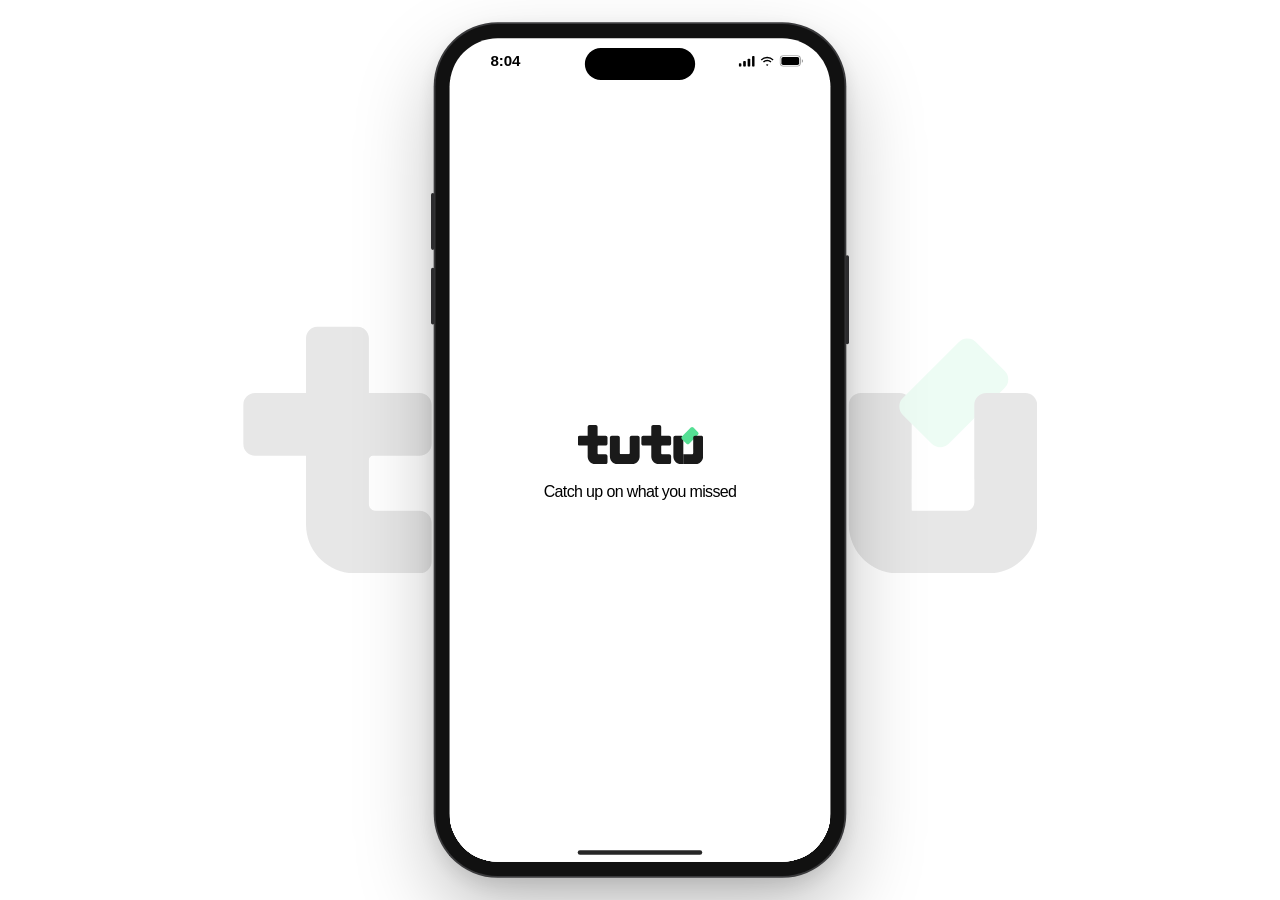
<file: index.html>
<!doctype html>
<html lang="ko">
<head>
  <meta charset="utf-8" />
  <meta name="viewport" content="width=device-width, initial-scale=1, maximum-scale=1, user-scalable=no, viewport-fit=cover" />
  <meta name="apple-mobile-web-app-capable" content="yes" />
  <meta name="mobile-web-app-capable" content="yes" />
  <meta name="apple-mobile-web-app-status-bar-style" content="default" />
  <meta name="apple-mobile-web-app-title" content="tutu" />
  <meta name="theme-color" content="#ffffff" />
  <link rel="manifest" href="manifest.json" />
  <link rel="apple-touch-icon" sizes="180x180" href="assets/apple-touch-icon.png" />
  <link rel="icon" type="image/png" href="assets/app-icon-192.png" />
  <title>tutu</title>
  <script>
    // 컴퓨터(마우스)로 열면 화면 전체로 늘어나지 않게 아이폰 목업 페이지로 보낸다 (목업 안의 앱은 iframe이라 그대로)
    if (window.top === window && matchMedia('(hover: hover) and (pointer: fine)').matches && !/[?&]app\b/.test(location.search)) {
      location.replace('mock.html');
    }
  </script>
  <script>
    // 새로 올린 버전이 바로 보이게 (sw.js 참고)
    if ('serviceWorker' in navigator) navigator.serviceWorker.register('sw.js').catch(() => {});
  </script>
  <link rel="stylesheet" href="css/base.css" />
  <link rel="stylesheet" href="screens/onboarding/onboarding.css" />
  <link rel="stylesheet" href="screens/home/home.css" />
  <link rel="stylesheet" href="screens/quickcheck/quickcheck.css" />
  <link rel="stylesheet" href="screens/result/result.css" />
  <link rel="stylesheet" href="screens/library/library.css" />
  <link rel="stylesheet" href="screens/lecture/lecture.css" />
  <link rel="stylesheet" href="screens/player/player.css" />
  <link rel="stylesheet" href="screens/review/review.css" />
  <link rel="stylesheet" href="screens/teacher/teacher.css" />
</head>
<body>
  <main class="stage" id="stage"></main>
  <script src="vendor/lottie_svg.min.js"></script>
  <script type="module" src="js/app.js"></script>
  <script>
    // iOS Safari는 폰을 돌렸다 돌아오면 확대된 채로 남을 때가 있다 → 돌릴 때마다 배율을 1로 되돌린다
    (() => {
      const vp = document.querySelector('meta[name="viewport"]');
      const base = vp.content;
      const reset = () => {
        vp.content = base + ', minimum-scale=1';
        requestAnimationFrame(() => { vp.content = base; });
      };
      window.addEventListener('orientationchange', reset);
      window.visualViewport?.addEventListener('resize', () => { if (visualViewport.scale > 1.01) reset(); });
    })();
  </script>
  <script>
    // 개발용 라이브 리로드 (serve.py로 띄웠을 때만 동작)
    // 보고 있는 탭만 연결한다 (뒤에 쌓인 탭들이 연결을 붙잡으면 브라우저 연결 수가 차서 새 페이지가 안 뜬다)
    if (location.port === '8000') {
      let live = null;
      const connect = () => {
        live?.close();
        live = document.hidden ? null : new EventSource('/__livereload');
        if (live) live.onmessage = () => location.reload();
      };
      document.addEventListener('visibilitychange', connect);
      connect();
    }
  </script>
</body>
</html>
</file>
<file: css/base.css>
* { box-sizing: border-box; margin: 0; padding: 0; }

html, body {
  height: 100%;
  overflow: hidden;
  overscroll-behavior: none;
  background: #fff;
}

body {
  font-family: -apple-system, BlinkMacSystemFont, "SF Pro", "SF Pro Display", "Helvetica Neue", Arial, sans-serif;
  color: #000;
  -webkit-font-smoothing: antialiased;
  -webkit-user-select: none;
  user-select: none;
  -webkit-touch-callout: none;
  -webkit-tap-highlight-color: transparent;
  touch-action: manipulation;
}

button { border: 0; background: none; font: inherit; color: inherit; cursor: pointer; }
img { -webkit-user-drag: none; }

/* 보이는 영역 전체를 쓰는 무대 (크기를 줄이지 않고 반응형으로 배치) */
.stage {
  position: fixed;
  inset: 0;
  overflow: hidden;
  background: #fff;
  transition: background-color 0.3s ease; /* 영상 제어 화면 그림자와 함께 상태바 자리도 어두워진다 */
}

/*
  화면 하나. Figma(iPhone 14 Plus, 428 x 926) 기준으로 배치하되
  - 위쪽 요소는 위에서부터 Figma 좌표 그대로 (top)
  - 아래쪽 버튼 등은 아래에서부터 (bottom = 926 - Figma 아랫변)
  - 좌우는 양쪽 여백으로 (left / right) 잡아서 화면 너비에 맞춰 늘어난다.
  Figma 맨 위 47pt(상태바 자리)를 실제 상태바 자리에 맞춘다.
  - 화면이 상태바 아래에서 시작하면(safe-area-inset-top = 0) 47pt를 화면 밖으로 올리고
  - 화면이 상태바 밑까지 깔리면(홈 화면 앱, 다이내믹 아일랜드 등) 실제 상태바 높이만큼 내려서
  Figma y=47 지점이 항상 상태바 바로 아래에 오게 한다.
*/
.screen {
  position: absolute;
  left: 0;
  right: 0;
  top: calc(env(safe-area-inset-top, 0px) - 47px);
  bottom: 0;
  overflow: hidden;
  background: #fff;
  container-type: size; /* 가로 화면(강의)이 이 크기를 기준으로 돈다 */
}
/* 가로 화면(강의 시작, 플레이어, 복습 문제)은 폰을 눕혀서 보므로 세로 기준 위쪽 상태바가 화면 오른쪽 끝이 된다.
   상태바 자리를 숨기지 않고 실제로 보이는 영역만 쓴다 (오른쪽 끝 내용이 상태바에 가리지 않게) */
.screen-lecture,
.screen-player,
.screen-review { top: env(safe-area-inset-top, 0px); }
.stage.busy { pointer-events: none; } /* 전환 중 연타 방지 */
.screen.grad { background: linear-gradient(to bottom, #ffffe2 0%, #fff 35.799%); }

.abs { position: absolute; }
.abs > img, img.fill { position: absolute; inset: 0; display: block; width: 100%; height: 100%; max-width: none; pointer-events: none; }
.cy { transform: translateY(-50%); white-space: nowrap; }
</file>
<file: screens/onboarding/onboarding.css>
.screen-onboarding .logo {
  left: 50%;
  margin-left: -70.5px;
  top: calc(50% - 28.18px);
  width: 141px;
  height: 43.922px;
}

.screen-onboarding .tagline {
  position: absolute;
  left: 50%;
  top: calc(50% + 46.5px);
  transform: translate(-50%, -50%);
  font-size: 18px;
  font-weight: 400;
  line-height: 1.5;
  letter-spacing: -0.72px;
  text-align: center;
  white-space: nowrap;
}
</file>
<file: screens/home/home.css>
/* Figma 11565:3790 (Up next) */

.screen-home { background: linear-gradient(to bottom, #ffffe2 0%, #fff 35.799%); }

.screen-home .heading {
  left: 30px;
  top: 94px;
  font-size: 48px;
  font-weight: 700;
  line-height: 1.2;
  letter-spacing: -1.44px;
}

.screen-home .summary {
  left: 31px;
  top: 139.5px;
  font-size: 16px;
  line-height: 1.2;
  letter-spacing: -0.64px;
}

.screen-home .library-btn {
  position: absolute;
  right: 27px;
  top: 85px;
  width: 33px;
  height: 29.853px;
  z-index: 20;
}

/* 요일 */
.screen-home .days {
  position: absolute;
  left: 0;
  right: 0;
  top: 164px;
  padding: 0 30px;
  display: flex;
  gap: 8px;
  overflow-x: auto;   /* 화면이 좁으면 옆으로 밀어서 보기 */
  scrollbar-width: none;
  z-index: 20;
}
.screen-home .days::-webkit-scrollbar { display: none; }
.screen-home .day { position: relative; flex: none; width: 63px; height: 77px; border-radius: 12px; background: #f1f1f1; }
.screen-home .day.done { background: #fffd6c; }
.screen-home .day.today { background: #55df94; }
.screen-home .day .num { position: absolute; top: 16px; font-size: 19px; font-weight: 700; line-height: 1.2; letter-spacing: -0.76px; white-space: nowrap; }
.screen-home .day .dow { position: absolute; top: 43px; font-size: 14px; font-weight: 400; line-height: 1.2; white-space: nowrap; }

/* 카드 드럼: 드래그 영역 */
.screen-home .deck {
  position: absolute;
  inset: 0;
  touch-action: none;
  isolation: isolate; /* 카드 z-index가 헤더·하단 버튼 위로 올라가지 않게 */
}

/* 카드 하나 (Figma 11565:4239, 380 x 256). 위치/크기는 JS가 매 프레임 transform으로 지정 */
.screen-home .card {
  position: absolute;
  left: 24px;
  right: 24px;
  top: 0;
  height: 256px;
  transform-origin: 50% 0;
  will-change: transform, opacity;
}

/* 누름 상태 연출 담당 (뽑힘 / 밀려남 + 흐림) */
.screen-home .card-lift {
  position: absolute;
  inset: 0;
  overflow: hidden;
  border-radius: 20px;
  background: #f1f1f1;
  box-shadow: 0 -6px 18px rgba(0, 0, 0, 0.06);
  transition:
    transform 0.35s cubic-bezier(0.2, 0.9, 0.3, 1.2),
    filter 0.3s ease,
    background-color 0.25s ease;
}
.screen-home .deck.has-pressed .card:not(.pressed) .card-lift { transform: translateY(18px); filter: blur(1.2px); }
.screen-home .card.pressed .card-lift { transform: translateY(-30px); background: #55df94; }

/* 지구본: 카드 밖은 잘리고 카드 색과 multiply */
.screen-home .card-globe {
  position: absolute;
  right: -54.724px;
  top: 14px;
  width: 220.724px;
  height: 277.966px;
  mix-blend-mode: multiply;
}

.screen-home .card .subject { left: 23px; top: 34.1px; font-size: 24px; font-weight: 700; line-height: 1.2; }
.screen-home .card .title { left: 23.24px; top: 63px; font-size: 15px; font-weight: 510; line-height: 1.2; letter-spacing: -0.45px; }
.screen-home .card .period { right: 18.7px; top: 29.64px; font-size: 15px; font-weight: 510; line-height: 1.2; letter-spacing: -0.6px; color: #5b5b5b; transition: color 0.25s ease; }
.screen-home .card .description {
  position: absolute;
  left: 23.24px;
  right: 25.76px;
  top: 192px;
  transform: translateY(-50%);
  font-size: 15px;
  font-weight: 510;
  line-height: 1.6;
  letter-spacing: -0.45px;
  color: #515151;
  transition: color 0.25s ease;
}
.screen-home .card.pressed .period { color: #343434; }
.screen-home .card.pressed .description { color: #1a1a1a; }

/* 하단 */
.screen-home .fade {
  position: absolute;
  left: 0;
  right: 0;
  bottom: 0;
  height: 125px;
  background: linear-gradient(to bottom, rgba(255, 255, 255, 0), #fff);
  pointer-events: none;
  z-index: 20;
}
.screen-home .cta {
  position: absolute;
  left: 26px;
  right: 22px;
  bottom: 21px;
  height: 64px;
  border-radius: 8px;
  background: #000;
  color: #fff;
  font-size: 24px;
  font-weight: 700;
  line-height: 1.2;
  z-index: 21;
}
</file>
<file: screens/quickcheck/quickcheck.css>
/* Figma 11565:3916 (Quick check) */

.screen-quickcheck { background: linear-gradient(to bottom, #ffffe2 0%, #fff 35.799%); }

.screen-quickcheck .heading {
  left: 30px;
  top: 94px;
  font-size: 48px;
  font-weight: 700;
  line-height: 1.2;
  letter-spacing: -1.44px;
}

/* 문제가 바뀔 때 페이드 */
.screen-quickcheck .body { position: absolute; inset: 0; transition: opacity 0.2s ease; }
.screen-quickcheck .body.swapping { opacity: 0; }

.screen-quickcheck .lecture {
  position: absolute;
  left: 30px;
  right: 30px;
  top: 128px;
  height: 76px;
  border-radius: 8px;
  background: #f1f1f1;
}
.screen-quickcheck .lecture .subject { left: 16px; top: 26px; font-size: 20px; font-weight: 700; line-height: 1.2; letter-spacing: -0.8px; }
.screen-quickcheck .lecture .title { left: 19px; top: 53px; font-size: 15px; font-weight: 510; line-height: 1.2; letter-spacing: -0.6px; }

.screen-quickcheck .question {
  position: absolute;
  left: 31px;
  right: 82px;
  top: 256px;
  transform: translateY(-50%);
  font-size: 20px;
  font-weight: 700;
  line-height: 1.2;
  letter-spacing: -0.8px;
}

.screen-quickcheck .option {
  position: absolute;
  left: 30px;
  right: 30px;
  height: 54px;
  padding: 10px 20px;
  border-radius: 16px;
  background: #f1f1f1;
  display: flex;
  align-items: center;
  justify-content: center;
  text-align: center;
  font-size: 15px;
  font-weight: 700;
  line-height: 1.2;
  letter-spacing: -0.6px;
  transition: background-color 0.2s ease, transform 0.15s ease;
}
.screen-quickcheck .option:active { transform: scale(0.98); }
.screen-quickcheck .option.selected { background: #55df94; }

.screen-quickcheck .cta {
  position: absolute;
  left: 24px;
  right: 24px;
  bottom: 21px;
  height: 64px;
  border-radius: 8px;
  background: #000;
  color: #fff;
  font-size: 24px;
  font-weight: 700;
  line-height: 1.2;
  transition: background-color 0.2s ease, color 0.2s ease;
}
/* Figma 11565:5486 (비활성 버튼) */
.screen-quickcheck .cta:disabled { background: #e8e8e8; color: #949494; cursor: default; }
</file>
<file: screens/result/result.css>
/* Figma 11565:3943 (You already get this one) */

.screen-result { background: linear-gradient(to bottom, #ffffe2 0%, #fff 35.799%); }

/* 카드가 많으면 버튼 위까지 스크롤 */
.screen-result .scroll {
  position: absolute;
  inset: 0;
  overflow-y: auto;
  overscroll-behavior: contain;
  -webkit-overflow-scrolling: touch;
  touch-action: pan-y;
  padding: 65px 24px 140px;
}
.screen-result .scroll::-webkit-scrollbar { display: none; }

/* 오른쪽 위 홈 버튼 (라이브러리와 같은 자리) */
.screen-result .home-btn {
  position: absolute;
  right: 26px;
  top: 75px;
  width: 39px;
  height: 39px;
  z-index: 2;
}
.screen-result .heading {
  font-size: 48px;
  font-weight: 700;
  line-height: 1.2;
  letter-spacing: -1.44px;
}

.screen-result .label {
  margin: 14px 0 11px;
  font-size: 18px;
  font-weight: 510;
  line-height: 1.6;
  letter-spacing: -0.72px;
}
.screen-result .section + .section .label { margin-top: 27px; }
.screen-result .label b {
  font-weight: 700;
  background: #fffd6c;
  border-radius: 4px;
  mix-blend-mode: multiply;
  padding: 0 1px;
}

/* 카드 380 x 168 */
.screen-result .card {
  position: relative;
  height: 168px;
  border-radius: 20px;
  overflow: hidden;
  background: #f1f1f1;
}
.screen-result .card + .card { margin-top: 12px; }
.screen-result .card { cursor: pointer; }
.screen-result .card.review { background: #fffd6c; }

/* 선택: 고른 카드는 앞으로 나와 둥둥 떠 있고, 나머지 카드는 살짝 흐려진다 */
.screen-result .card {
  transition: scale 0.35s cubic-bezier(0.2, 0.9, 0.3, 1.2), box-shadow 0.35s ease, filter 0.3s ease;
}
.screen-result .scroll.has-selected .card:not(.selected) { filter: blur(0.6px); }
.screen-result .card.selected {
  z-index: 1;
  scale: 1.03;
  box-shadow: 0 10px 22px rgba(0, 0, 0, 0.06);
  animation: result-float 3s ease-in-out infinite;
}
@keyframes result-float {
  0%, 100% { translate: 0 -2px; }
  50% { translate: 0 -5px; }
}

.screen-result .card-globe {
  position: absolute;
  right: -54.724px;
  top: 14px;
  width: 220.724px;
  height: 277.966px;
  mix-blend-mode: multiply;
}
.screen-result .card .subject { left: 23px; top: 33.6px; font-size: 20px; font-weight: 700; line-height: 1.2; letter-spacing: -0.8px; }
.screen-result .card .title { left: 23.24px; top: 58.72px; font-size: 15px; font-weight: 510; line-height: 1.2; letter-spacing: -0.6px; }
.screen-result .card .period { right: 18.7px; top: 29.64px; font-size: 15px; font-weight: 510; line-height: 1.2; letter-spacing: -0.6px; color: #5b5b5b; }

/* Pass / Review 도장: 흰색 번짐 위에 글자 */
.screen-result .stamp {
  position: absolute;
  top: 127.5px;
  transform: translateY(-50%);
  font-size: 64px;
  font-weight: 590;
  font-style: italic;
  line-height: 1.2;
  letter-spacing: -2.56px;
  white-space: nowrap;
  text-shadow: 0 0 4px #fff;
}
.screen-result .card.pass .stamp { right: 13px; color: #8b8b8b; }
.screen-result .card.review .stamp { right: 13px; top: 129.5px; color: #323232; }

.screen-result .fade {
  position: absolute;
  left: 0;
  right: 0;
  bottom: 0;
  height: 125px;
  background: linear-gradient(to bottom, rgba(255, 255, 255, 0), #fff);
  pointer-events: none;
}
.screen-result .cta {
  position: absolute;
  left: 24px;
  right: 24px;
  bottom: 18px;
  height: 64px;
  border-radius: 8px;
  background: #000;
  color: #fff;
  font-size: 24px;
  font-weight: 700;
  line-height: 1.2;
  transition: background-color 0.2s ease, color 0.2s ease;
}
/* Figma 11565:5486 (비활성 버튼) */
.screen-result .cta:disabled { background: #e8e8e8; color: #949494; cursor: default; }
</file>
<file: screens/library/library.css>
/* Figma 11565:4029 (Library) */

.screen-library { background: linear-gradient(to bottom, #ffffe2 0%, #fff 35.799%); }

.screen-library .heading {
  position: absolute;
  left: 31px;
  top: 65px;
  font-size: 48px;
  font-weight: 700;
  line-height: 1.2;
  letter-spacing: -1.44px;
  white-space: nowrap;
}
.screen-library .home-btn {
  position: absolute;
  right: 26px;
  top: 75px;
  width: 39px;
  height: 39px;
}

/* 과목 필터: 가로 스크롤 */
.screen-library .chips {
  position: absolute;
  left: 0;
  right: 0;
  top: 129px;
  display: flex;
  gap: 8px;
  padding: 0 21px;
  overflow-x: auto;
  touch-action: pan-x;
  scrollbar-width: none;
}
.screen-library .chips::-webkit-scrollbar { display: none; }
.screen-library .chip {
  flex: none;
  padding: 8px 16px;
  border-radius: 20px;
  background: #f1f1f1;
  color: #acacac;
  font-size: 14px;
  font-weight: 510;
  line-height: 1.2;
  letter-spacing: -0.56px;
  white-space: nowrap;
  transition: background-color 0.2s ease, color 0.2s ease;
}
.screen-library .chip.active { background: #373737; color: #fff; }

/* 카드 목록: 세로 스크롤, 2열 */
.screen-library .list {
  position: absolute;
  left: 0;
  right: 0;
  top: 170px;
  bottom: 0;
  overflow-y: auto;
  overscroll-behavior: contain;
  touch-action: pan-y;
  scrollbar-width: none;
  padding: 15px 20px 60px;
  display: grid;
  grid-template-columns: repeat(2, minmax(0, 1fr)); /* 화면 너비에 맞춰 두 칸 */
  grid-auto-rows: 168px;
  column-gap: 18px;
  row-gap: 15px;
  align-content: start;
}
.screen-library .list::-webkit-scrollbar { display: none; }

/* 카드 185 x 168 */
.screen-library .card {
  position: relative;
  border-radius: 20px;
  overflow: hidden;
  background: #f1f1f1;
}
.screen-library .card.watched { background: #3c3c3c; }
.screen-library .card.todo { background: #fffd6c; }

.screen-library .card-globe {
  position: absolute;
  right: -108.724px;
  top: 51px;
  width: 220.724px;
  height: 277.966px;
  mix-blend-mode: multiply;
}
.screen-library .card.watched .card-globe { display: none; }

.screen-library .card .head {
  position: absolute;
  left: 17px;
  right: 3px;
  top: 14.6px;
}
.screen-library .card .title {
  font-size: 20px;
  font-weight: 700;
  line-height: 1.2;
  letter-spacing: -0.8px;
  display: -webkit-box;
  -webkit-line-clamp: 3; /* 너무 길면 세 줄까지 */
  -webkit-box-orient: vertical;
  overflow: hidden;
}
/* 제목 아래에 붙는다 (제목이 길면 같이 내려감) */
.screen-library .card .period {
  margin-top: 4.3px;
  font-size: 11px;
  font-weight: 510;
  line-height: 1.2;
  letter-spacing: -0.44px;
  color: #5b5b5b;
  white-space: nowrap;
}
.screen-library .card .status {
  position: absolute;
  left: 18px;
  top: 148.5px;
  transform: translateY(-50%);
  font-size: 16px;
  font-weight: 510;
  line-height: 1.2;
  letter-spacing: -0.64px;
  color: #323232;
  white-space: nowrap;
}
.screen-library .card.watched .title { color: #fff; }
.screen-library .card.watched .period,
.screen-library .card.watched .status { color: #999; }

.screen-library .card .action {
  position: absolute;
  right: 10px;
  bottom: 10px;
  padding: 8px 16px;
  border-radius: 20px;
  background: #000;
  color: #fff;
  font-size: 14px;
  font-weight: 510;
  line-height: 1.2;
  letter-spacing: -0.56px;
  white-space: nowrap;
}
.screen-library .card.watched .action { background: #fff; color: #000; }
</file>
<file: screens/lecture/lecture.css>
/* Figma 11584:1963 (강의 시작, 가로)
   Figma 프레임은 세로(428 x 926) 안에 내용이 -90° 돌아가 있다.
   여기서는 가로 좌표(Figma 기준 926 x 428)로 배치한 뒤 통째로 돌려서 세로 화면에 넣는다.
   가로 크기 = 화면 높이, 세로 크기 = 화면 너비 (100cqh / 100cqw). 오른쪽·아래 요소는 right / bottom 기준. */

.screen-lecture .land {
  position: absolute;
  left: 0;
  top: 0;
  width: 100cqh;
  height: 100cqw;
  transform-origin: 0 0;
  transform: translateY(100cqh) rotate(-90deg);
  background: linear-gradient(to bottom, #fefee1 0%, #fff 56.542%);
  color: #111;
}

.screen-lecture .back {
  position: absolute;
  left: 26px;
  top: 22px;
  width: 44px;
  height: 44px;
  border-radius: 50%;
}
/* 배경 원만 multiply, 흰 화살표는 그대로 */
.screen-lecture .back::before {
  content: '';
  position: absolute;
  inset: 0;
  border-radius: inherit;
  background: #e5e5e5;
  mix-blend-mode: multiply;
}
.screen-lecture .back svg { position: absolute; left: 0; top: 0; }

.screen-lecture .info {
  position: absolute;
  left: 52px;
  right: 250px; /* 오른쪽 Do Not Disturb / PLAY 자리 */
  top: 87px;
}

.screen-lecture .from {
  font-size: 18px;
  font-weight: 510;
  line-height: 1.6;
  letter-spacing: -0.72px;
  white-space: nowrap;
}

.screen-lecture .title {
  margin-top: 7px;
  font-size: min(64px, 6.9cqh); /* 926 가로에서 64px, 작은 폰에서는 비율대로 작게 */
  font-weight: 700;
  line-height: 1.1;
  letter-spacing: -1.92px;
}

.screen-lecture .meta {
  margin-top: 19px;
  display: flex;
  gap: 4px;
}
.screen-lecture .meta span {
  height: 30px;
  padding: 0 11px;
  border-radius: 32.911px;
  background: #f1f1f1;
  color: #000;
  font-size: 13.53px;
  font-weight: 510;
  line-height: 30px;
  letter-spacing: -0.5412px;
  white-space: nowrap;
}

.screen-lecture .dnd {
  position: absolute;
  right: 56px;
  top: 88px;
  width: 158px;
  height: 28px;
  border-radius: 7px;
  background: #d9d9d9;
  font-size: 18px;
  font-weight: 510;
  line-height: 1.6;
  letter-spacing: -0.72px;
  color: #111;
}
.screen-lecture .dnd .label { position: absolute; left: 9px; top: -1px; white-space: nowrap; }
.screen-lecture .dnd .chevron { position: absolute; left: 136px; top: 12px; width: 11.2px; height: 6.449px; }

.screen-lecture .play {
  position: absolute;
  right: 56px;
  bottom: 40px;
  width: 171px;
  height: 53px;
  padding: 10px 27px 13.576px;
  border-radius: 33.939px;
  background: #55df94;
  display: flex;
  align-items: center;
  justify-content: center;
  gap: 6px;
  color: #111;
  font-size: 32px;
  font-weight: 700;
  line-height: 1.2;
  letter-spacing: -1.28px;
  transition: transform 0.15s ease;
}
.screen-lecture .play:active { transform: scale(0.96); }
/* 18px 아이콘 + 선 두께 여백. Figma처럼 -90° 돌려 ↗ 방향 */
.screen-lecture .play img { width: 21.5px; height: 21.5px; margin: -1.75px; transform: rotate(-90deg); }
</file>
<file: screens/player/player.css>
/* Figma 11540:2496 (영상 + 제어 화면, 가로)
   강의 시작 화면처럼 가로 좌표로 배치하고 통째로 돌려서 세로 화면에 넣는다.
   가로 크기 = 화면 높이, 세로 크기 = 화면 너비. 오른쪽·아래 요소는 right / bottom 기준. */

.screen-player .land {
  position: absolute;
  left: 0;
  top: 0;
  width: 100cqh;
  height: 100cqw;
  transform-origin: 0 0;
  transform: translateY(100cqh) rotate(-90deg);
  background: #f1f1f1;
  overflow: hidden;
  touch-action: none;
}

/* 영상은 안전 여백 안쪽에 통째로 (둥근 모서리·홈 막대에 가리지 않게).
   왼쪽 = 폰 아래쪽(홈 막대). 영상 배경이 화면 배경과 같은 #f1f1f1이라 여백은 티 나지 않는다 */
.screen-player .video { position: absolute; inset: 16px 28px 16px 40px; }
.screen-player .video svg { display: block; }
/* Lottie는 안 보이는 도형을 opacity="0"으로만 숨긴다 → 그래도 탭을 가로챈다.
   (예: 역사 06 토론에서 숨어 있는 'mic recording' 레이어가 그 아래 마이크 'answer'를 덮어서 탭이 안 먹힘) */
.screen-player .video g[opacity="0"] { pointer-events: none; }

/* 스페인어: 영상 속 영어 자막(caption 레이어)을 숨기고 그 자리에 스페인어 자막 */
.screen-player .lang-es .video g[class*="L-caption-"] { opacity: 0 !important; }
.screen-player .sub {
  position: absolute;
  left: 50%;
  bottom: 30px;
  max-width: calc(100% - 300px);
  transform: translateX(-50%);
  padding: 6px 14px;
  border-radius: 14px;
  background: #000;
  color: #fff;
  font-size: 12px;
  font-weight: 700;
  line-height: 1.35;
  text-align: center;
  opacity: 0;
  transition: opacity 0.2s ease;
  pointer-events: none;
}
.screen-player .sub.show { opacity: 1; }
/* 제어 화면이 보일 때는 재생바 위로 비켜 준다 (유튜브처럼) */
.screen-player .sub { transition: opacity 0.2s ease, bottom 0.25s ease; }
.screen-player .land:has(.controls.show) .sub { bottom: 84px; }

/* 길게 누르는 동안 위쪽 가운데에 배속 표시 (유튜브처럼) */
.screen-player .speed {
  position: absolute;
  left: 50%;
  top: 24px;
  transform: translateX(-50%);
  padding: 6px 14px;
  border-radius: 20px;
  background: rgba(0, 0, 0, 0.6);
  color: #fff;
  font-size: 14px;
  font-weight: 600;
  letter-spacing: -0.2px;
  white-space: nowrap;
  opacity: 0;
  transition: opacity 0.15s ease;
  pointer-events: none;
  z-index: 3;
}
.screen-player .speed.show { opacity: 1; }

/* 제어 화면: 위로 스와이프하면 나타나고 아래로 스와이프하면 숨는다 */
.screen-player .controls {
  position: absolute;
  inset: 0;
  opacity: 0;
  pointer-events: none;
  transition: opacity 0.3s ease;
}
.screen-player .controls.show { opacity: 1; pointer-events: auto; }

.screen-player .shade {
  position: absolute;
  inset: 0;
  /* 유튜브처럼: 화면 전체를 어둡게 + 제목·재생바가 있는 위아래는 더 어둡게 */
  background:
    linear-gradient(180deg, rgba(0, 0, 0, 0.55) 0%, rgba(0, 0, 0, 0) 30%, rgba(0, 0, 0, 0) 62%, rgba(0, 0, 0, 0.65) 100%),
    rgba(0, 0, 0, 0.4);
  pointer-events: none;
}

/* 반투명 버튼 공통: 어두운 화면 위에서 보이도록 밝은 반투명 */
.screen-player .glass::before {
  content: '';
  position: absolute;
  inset: 0;
  border-radius: inherit;
  background: rgba(255, 255, 255, 0.2);
}
.screen-player .glass > * { position: relative; }

.screen-player .back {
  position: absolute;
  left: 26px;
  top: 22px;
  width: 44px;
  height: 44px;
  border-radius: 50%;
}
.screen-player .back svg { position: absolute; left: 0; top: 0; }

.screen-player .title {
  position: absolute;
  left: 94px;
  top: 23px;
  font-size: 24px;
  font-weight: 700;
  line-height: 1.2;
  letter-spacing: -0.72px;
  color: #fff;
  white-space: nowrap;
}
.screen-player .subject {
  position: absolute;
  left: 94px;
  top: 52px;
  font-size: 18px;
  font-weight: 510;
  line-height: 1.6;
  letter-spacing: -0.72px;
  color: #fff;
  white-space: nowrap;
}

/* 언어 전환 EN / ES */
.screen-player .lang {
  position: absolute;
  right: 29px;
  top: 23px;
  width: 133px;
  height: 47px;
  border-radius: 33px;
}
.screen-player .lang-thumb {
  position: absolute;
  left: 4px;
  top: 3px;
  width: 62.5px;
  height: 40px;
  border-radius: 33px;
  background: #111;
  transition: transform 0.25s cubic-bezier(0.2, 0.8, 0.2, 1), width 0.25s ease;
}
.screen-player .lang-thumb.es { transform: translateX(62.5px); } /* EN·ES 같은 너비 */
.screen-player .lang-btn {
  position: absolute;
  top: 3px;
  height: 40px;
  font-size: 16px;
  font-weight: 700;
  line-height: 40px;
  letter-spacing: -0.64px;
  color: #fff;
  text-align: center;
}
.screen-player .lang-btn.en { left: 4px; width: 62.5px; }
.screen-player .lang-btn.es { left: 66.5px; width: 62.5px; }

/* 재생 / 일시정지 */
.screen-player .toggle {
  position: absolute;
  left: 24px;
  bottom: 24px;
  width: 59px;
  height: 59px;
  border-radius: 50%;
}
.screen-player .toggle svg { position: absolute; left: 0; top: 0; }

/* 시간 */
.screen-player .time {
  position: absolute;
  left: 105px;
  bottom: 32px;
  min-width: 93px;
  height: 35px;
  padding: 0 14px;
  border-radius: 33px;
  display: flex;
  align-items: center;
  justify-content: center;
}
.screen-player .time span {
  font-size: 14px;
  font-weight: 400;
  line-height: 1.6;
  letter-spacing: -0.56px;
  color: #fff;
  white-space: nowrap;
}

/* 재생바: 장면마다 한 구간, 들은 부분은 검정 */
.screen-player .progress {
  position: absolute;
  left: 205px;
  right: 156px;
  bottom: 28px;
  height: 42px; /* 손가락으로 잡기 쉽게 넓은 터치 영역 */
}
.screen-player .bar {
  position: absolute;
  left: 0;
  right: 0;
  top: 19px;
  height: 3px;
  display: flex;
  gap: 6px;
}
.screen-player .seg {
  position: relative;
  height: 3px;
  border-radius: 1.5px;
  background: rgba(255, 255, 255, 0.35);
  overflow: hidden;
}
.screen-player .seg i {
  position: absolute;
  left: 0;
  top: 0;
  bottom: 0;
  width: 0;
  background: #fff;
  border-radius: 1.5px;
}
.screen-player .head {
  position: absolute;
  top: 16px;
  width: 9px;
  height: 9px;
  margin-left: -4.5px;
  border-radius: 50%;
  background: #fff;
  border: 2px solid #fff;
}
/* 학생이 고르거나 조작해야 하는 지점 (Figma: 재생바 위 7px 검은 점) */
.screen-player .gate-dot {
  position: absolute;
  top: 7px;
  width: 7px;
  height: 7px;
  margin-left: -3.5px;
  border-radius: 50%;
  background: #fff; /* Figma는 검정이지만 어두운 배경 위라 흰색 */
  pointer-events: none;
}

/* ---- 말풍선 캐릭터 · 질문하기 ---- */
/* 작은 말풍선 (오른쪽 아래, 영상 내내 보임). 질문하면 같은 요소가 큰 답변 말풍선(Figma 11734:2041)으로 커진다 */
.screen-player .ask-bubble {
  position: absolute;
  right: 24px;
  bottom: 28px;
  width: 109px;
  height: 60px;
  border-radius: 30px 0 22px 30px; /* 오른쪽 위만 각진 말풍선 */
  background: #111;
  overflow: hidden;
  z-index: 5;
  transition:
    width 0.55s cubic-bezier(0.2, 0.8, 0.2, 1),
    height 0.55s cubic-bezier(0.2, 0.8, 0.2, 1),
    right 0.55s cubic-bezier(0.2, 0.8, 0.2, 1),
    bottom 0.55s cubic-bezier(0.2, 0.8, 0.2, 1),
    border-radius 0.55s ease;
}
.screen-player .ask-face {
  position: absolute;
  left: 38px;
  bottom: 13px;
  width: 38px;
  height: 40px;
  transform: rotate(90deg); /* Figma에서 세로 기준으로 그려진 아이콘 */
  transition: left 0.55s cubic-bezier(0.2, 0.8, 0.2, 1), bottom 0.55s cubic-bezier(0.2, 0.8, 0.2, 1);
}
.screen-player .answering .ask-bubble {
  right: 56px;
  bottom: 36px;
  width: calc(100% - 112px);
  height: calc(100% - 72px);
  border-radius: 32px 0 32px 32px;
}
.screen-player .answering .ask-face { left: 22px; bottom: 18px; }

/* 답변 내용: 말풍선이 다 커진 뒤 나타난다. 질문 → 그림 → 답변 순서로 위에서부터 흘러가고
   답변 칸은 남는 높이를 다 쓴다 (넘치면 여러 칸으로 나눠서 보낸다) */
.screen-player .ask-answer {
  position: absolute;
  inset: 0;
  padding: 22px 36px 22px;
  color: #fff;
  text-align: left;
  display: flex;
  flex-direction: column;
  opacity: 0;
  transition: opacity 0.2s ease;
}
.screen-player .answering .ask-answer { opacity: 1; transition: opacity 0.35s ease 0.45s; }
.screen-player .ask-question { flex: none; font-size: 16px; font-weight: 700; line-height: 1.3; letter-spacing: -0.3px; }
.screen-player .ask-steps {
  flex: none;
  margin-top: 16px;
  display: flex;
  flex-wrap: wrap;
  align-items: center;
  justify-content: center;
  gap: 8px 12px;
}
.screen-player .ask-step {
  min-width: 88px;
  padding: 10px 12px;
  border: 1.5px dashed rgba(255, 255, 255, 0.8);
  border-radius: 14px;
  display: flex;
  flex-direction: column;
  align-items: center;
  gap: 4px;
}
.screen-player .ask-step b { font-size: 16px; font-weight: 700; white-space: nowrap; }
.screen-player .ask-step span { font-size: 11px; font-weight: 600; color: rgba(255, 255, 255, 0.7); white-space: nowrap; }
.screen-player .ask-arrow { font-size: 15px; font-weight: 700; }
.screen-player .ask-result { margin-left: 4px; font-size: 20px; font-weight: 700; white-space: nowrap; }
.screen-player .ask-reply {
  flex: 1;
  min-height: 0;
  margin: 14px 0 0 52px; /* 왼쪽 아래 캐릭터 자리 비우기 */
  overflow: hidden;
  display: flex;
  align-items: center;
  justify-content: center;
  font-size: 15px;
  font-weight: 500;
  line-height: 1.45;
  text-align: center;
}
.screen-player .ask-page {
  position: absolute;
  right: 24px;
  bottom: 16px;
  font-size: 11px;
  font-weight: 600;
  color: rgba(255, 255, 255, 0.55);
}

/* 질문 중: 영상이 흐려지고 어두워진다 */
.screen-player .ask-dim {
  position: absolute;
  inset: 0;
  z-index: 4;
  background: rgba(0, 0, 0, 0.3);
  opacity: 0;
  pointer-events: none;
  transition: opacity 0.3s ease;
}
.screen-player .asking .ask-dim { opacity: 1; }
/* 영상(과 Recap) 자체를 흐리게 (회전된 화면에서는 backdrop-filter가 일부만 걸려서) */
.screen-player .video,
.screen-player .recap { transition: filter 0.3s ease; }
.screen-player .asking .video,
.screen-player .asking .recap { filter: blur(7px); }

/* 듣는 중: 화면 아래 가운데 마이크 + 위에 학생 말 (초록 자막) */
.screen-player .ask-listen {
  position: absolute;
  left: 0;
  right: 0;
  bottom: 34px;
  z-index: 5;
  display: flex;
  flex-direction: column;
  align-items: center;
  gap: 16px;
  opacity: 0;
  transform: translateY(10px);
  pointer-events: none;
  transition: opacity 0.25s ease, transform 0.25s ease;
}
.screen-player .listening .ask-listen { opacity: 1; transform: none; pointer-events: auto; }
.screen-player .ask-transcript {
  height: 28px;
  padding: 0 14px;
  border-radius: 14px;
  background: #55df94;
  color: #000;
  font-size: 12px;
  font-weight: 700;
  line-height: 28px;
  white-space: nowrap;
  visibility: hidden;
}
.screen-player .ask-transcript.show { visibility: visible; }
.screen-player .ask-mic {
  position: relative;
  width: 60px;
  height: 60px;
  border-radius: 50%;
  background: #111;
  box-shadow: 0 0 0 4px #55df94;
}
.screen-player .ask-mic svg { position: absolute; left: 0; top: 0; }
/* 듣는 중 퍼지는 고리 */
.screen-player .ask-mic::after {
  content: '';
  position: absolute;
  inset: -4px;
  border-radius: 50%;
  border: 3px solid #55df94;
  animation: ask-pulse 1.4s ease-out infinite;
}
@keyframes ask-pulse {
  from { transform: scale(1); opacity: 0.9; }
  to { transform: scale(1.6); opacity: 0; }
}

/* ---- 영상 마지막 Recap (Figma 11657:2163) ---- */
.screen-player .recap {
  position: absolute;
  inset: 0;
  background: #f5f5f5;
  color: #000;
  opacity: 0;
  transition: opacity 0.4s ease;
  pointer-events: none;
}
.screen-player .recap.show { opacity: 1; }
.screen-player .recap-chip {
  position: absolute;
  left: 20px;
  top: 18px;
  height: 26px;
  padding: 0 12px;
  border-radius: 13px;
  background: #fff;
  font-size: 12px;
  font-weight: 590;
  line-height: 26px;
}
.screen-player .recap-cards {
  position: absolute;
  left: 40px;
  right: 40px;
  top: 112px;
  display: flex;
  gap: 14px;
}
.screen-player .recap-card {
  position: relative;
  flex: 1;
  min-width: 0;
  height: 150px;
  padding: 20px 24px;
  border-radius: 20px;
  background: #fff;
  opacity: 0;
  transform: translateY(12px);
  transition: opacity 0.5s ease, transform 0.5s ease;
}
/* 카드가 하나씩 차례로 나타난다 */
.screen-player .recap.show .recap-card { opacity: 1; transform: none; }
.screen-player .recap.show .recap-card:nth-child(2) { transition-delay: 0.6s; }
.screen-player .recap.show .recap-card:nth-child(3) { transition-delay: 1.2s; }
.screen-player .recap-label { font-size: 14px; font-weight: 700; color: #8e8e8e; }
.screen-player .recap-main { margin-top: 14px; font-size: 19px; font-weight: 700; line-height: 26px; }
.screen-player .recap-main mark { background: #fffd6c; color: inherit; padding: 0 1px; }
.screen-player .recap-main.ruled-out {
  color: #ababab;
  text-decoration: line-through;
  text-decoration-color: #6e6e6e;
  text-decoration-thickness: 2.5px;
}
.screen-player .recap-note {
  position: absolute;
  left: 24px;
  bottom: 20px;
  font-size: 14px;
  color: #6e6e6e;
}
.screen-player .recap-caption {
  position: absolute;
  left: 50%;
  bottom: 30px;
  transform: translateX(-50%);
  height: 28px;
  padding: 0 14px;
  border-radius: 14px;
  background: #000;
  color: #fff;
  font-size: 12px;
  font-weight: 700;
  line-height: 28px;
  white-space: nowrap;
}

/* ---- 영상 종료 화면 (Figma 11658:5370) ---- */
.screen-player .finish {
  position: absolute;
  inset: 0;
  z-index: 6; /* 말풍선 캐릭터보다 위 (종료 화면에서는 캐릭터 없음) */
  padding-bottom: 40px;
  background: #f5f5f5;
  color: #000;
  display: flex;
  flex-direction: column;
  align-items: center;
  justify-content: center;
  opacity: 0;
  pointer-events: none;
  transition: opacity 0.4s ease;
}
.screen-player .finish.show { opacity: 1; pointer-events: auto; }
.screen-player .finish-mark { width: 74px; height: 74px; }
.screen-player .finish-title { margin-top: 18px; font-size: 32px; font-weight: 700; }
.screen-player .finish-sub { margin-top: 10px; font-size: 17px; font-weight: 700; color: #6e6e6e; }
.screen-player .finish-btns { margin-top: 26px; display: flex; gap: 14px; }
.screen-player .finish-btns button {
  height: 50px;
  padding: 0 28px;
  border-radius: 25px;
  font-size: 17px;
  font-weight: 700;
}
.screen-player .rewatch { background: #fff; border: 2px solid #000; color: #000; }
.screen-player .start-questions { background: #000; color: #fff; }
</file>
<file: screens/review/review.css>
/* 복습 문제 (가로). 강의 화면·Recap·종료 화면과 같은 디자인 언어:
   회색 배경 + 흰 카드(둥근 20) + 검정 알약 버튼, 강조는 노랑, 정답은 초록 */

.screen-review .land {
  position: absolute;
  left: 0;
  top: 0;
  width: 100cqh;
  height: 100cqw;
  transform-origin: 0 0;
  transform: translateY(100cqh) rotate(-90deg);
  background: #f5f5f5;
  color: #000;
  overflow: hidden;
  touch-action: none;
}

/* 닫기 (강의 화면 뒤로 가기와 같은 회색 원) */
.screen-review .close {
  position: absolute;
  left: 26px;
  top: 22px;
  width: 44px;
  height: 44px;
  border-radius: 50%;
  z-index: 2;
}
.screen-review .close::before {
  content: '';
  position: absolute;
  inset: 0;
  border-radius: inherit;
  background: #e5e5e5;
  mix-blend-mode: multiply;
}
.screen-review .close svg { position: absolute; left: 0; top: 0; }
.screen-review .crumb {
  position: absolute;
  left: 84px;
  top: 33px;
  font-size: 15px;
  font-weight: 700;
  color: #6e6e6e;
}

.screen-review .view { position: absolute; inset: 0; }
.screen-review .label { font-size: 14px; font-weight: 700; color: #8e8e8e; }

/* 버튼: 종료 화면과 같은 알약 */
.screen-review .btn {
  height: 50px;
  padding: 0 28px;
  border-radius: 25px;
  font-size: 17px;
  font-weight: 700;
  display: inline-flex;
  align-items: center;
  gap: 10px;
  white-space: nowrap;
  transition: background-color 0.2s ease, color 0.2s ease;
}
.screen-review .btn.dark { background: #000; color: #fff; }
.screen-review .btn.outline { background: #fff; border: 2px solid #000; }
.screen-review .btn:disabled { background: #e8e8e8; color: #949494; border-color: #e8e8e8; cursor: default; }

/* ---- 순서 맞추기 ---- */
.screen-review .quiz {
  position: absolute;
  inset: 78px 40px 22px 52px;
  display: grid;
  grid-template-columns: 1.15fr 1fr;
  grid-template-rows: auto 1fr auto;
  column-gap: 36px;
}
.screen-review .prompt { grid-column: 1 / 3; }
.screen-review .prompt h1 { margin-top: 4px; font-size: 26px; font-weight: 700; letter-spacing: -0.5px; }

/* 왼쪽: 긴 빈칸 3개 */
.screen-review .slots {
  margin-top: 16px;
  list-style: none;
  display: flex;
  flex-direction: column;
  gap: 10px;
}
.screen-review .slot {
  position: relative;
  height: 52px;
  padding-left: 46px;
  border-radius: 16px;
  border: 2px dashed #cfcfcf;
  display: flex;
  align-items: center;
  transition: background-color 0.2s ease, border-color 0.2s ease;
}
.screen-review .slot:not(.empty) { border-style: solid; border-color: transparent; padding-left: 40px; }
.screen-review .slot .num {
  position: absolute;
  left: 12px;
  top: 50%;
  transform: translateY(-50%);
  width: 24px;
  height: 24px;
  border-radius: 50%;
  background: #e5e5e5;
  font-size: 13px;
  font-weight: 700;
  line-height: 24px;
  text-align: center;
}
.screen-review .slot .block { flex: 1; margin-right: 0; }
.screen-review .slot.right .block { background: #55df94; }
.screen-review .slot.wrong .block { background: #fffd6c; }

/* 오른쪽: 실험 단계 블록 */
.screen-review .pool {
  margin-top: 16px;
  display: flex;
  flex-direction: column;
  gap: 10px;
}
.screen-review .pool-done {
  height: 52px;
  border-radius: 16px;
  border: 2px dashed #e0e0e0;
  color: #ababab;
  font-size: 14px;
  font-weight: 600;
  line-height: 48px;
  text-align: center;
}
.screen-review .block {
  position: relative;
  height: 52px;
  padding: 0 18px;
  border-radius: 16px;
  background: #fff;
  box-shadow: 0 2px 8px rgba(0, 0, 0, 0.05);
  font-size: 15px;
  font-weight: 700;
  line-height: 52px;
  white-space: nowrap;
  overflow: hidden;
  text-overflow: ellipsis;
  cursor: grab;
  touch-action: none;
  transition: background-color 0.2s ease;
}
.screen-review .block.dragging {
  z-index: 10;
  box-shadow: 0 10px 22px rgba(0, 0, 0, 0.14);
  cursor: grabbing;
  transition: none;
}

/* 아래: 힌트 + 버튼 */
.screen-review .foot {
  grid-column: 1 / 3;
  margin-top: 10px;
  display: flex;
  align-items: center;
  justify-content: space-between;
  gap: 16px;
}
.screen-review .hint {
  font-size: 15px;
  font-weight: 600;
  color: #6e6e6e;
  display: flex;
  align-items: center;
  gap: 10px;
  visibility: hidden;
}
.screen-review .hint.show { visibility: visible; }
.screen-review .hint i { width: 10px; height: 10px; border-radius: 50%; background: #fffd6c; box-shadow: 0 0 0 1.5px #000; flex: none; }

/* ---- 대수: 양쪽에 계산 끌어다 놓기 → 풀이가 한 줄씩 ---- */
.screen-review .eq { margin-top: 12px; display: flex; flex-direction: column; gap: 6px; min-height: 0; overflow: hidden; }
.screen-review .eq-line { font-size: 24px; font-weight: 700; letter-spacing: -0.3px; line-height: 32px; font-variant-numeric: tabular-nums; }
.screen-review .eq-line.work { font-size: 16px; font-weight: 600; line-height: 22px; color: #8e8e8e; }
.screen-review .eq-line.final { align-self: flex-start; padding: 0 12px; border-radius: 10px; background: #55df94; }
.screen-review .op-slot {
  margin-top: 4px;
  height: 52px;
  padding: 0 16px;
  gap: 12px;
  font-size: 14px;
  font-weight: 600;
  color: #ababab;
}
.screen-review .slot.op-slot:not(.empty) { border: 2px dashed #cfcfcf; padding-left: 16px; }
.screen-review .op-slot.wrong { background: #fffd6c; border-color: #000 !important; color: #000; }
.screen-review .op-tried { font-size: 20px; font-weight: 700; }
.screen-review .type-equation .pool { flex-direction: row; flex-wrap: wrap; align-content: flex-start; gap: 12px; }
.screen-review .block.op {
  width: 76px;
  height: 64px;
  padding: 0;
  border-radius: 18px;
  font-size: 24px;
  line-height: 64px;
  text-align: center;
}
.screen-review .eq-step { font-size: 15px; font-weight: 700; color: #8e8e8e; }

/* ---- 영어: 대사 속 표현에 이름표 ---- */
.screen-review .quote {
  margin-top: 12px;
  padding: 14px 20px;
  border-radius: 20px;
  background: #fff;
  align-self: start;
}
.screen-review .quote-text { margin-top: 4px; font-size: 16px; font-weight: 500; line-height: 2.15; }
.screen-review .slot.phrase {
  display: inline;
  height: auto;
  padding: 4px 4px 4px 6px;
  border: none;
  border-radius: 10px;
  background: #f1f1f1;
  font-weight: 700;
  -webkit-box-decoration-break: clone;
  box-decoration-break: clone;
}
.screen-review .slot.phrase u { text-decoration-thickness: 2px; text-underline-offset: 4px; }
.screen-review .slot.phrase.right { background: #d9f8e7; }
.screen-review .slot.phrase.wrong { background: #fffd6c; }
.screen-review .tag-empty {
  display: inline-block;
  margin-left: 6px;
  padding: 0 10px;
  border: 1.5px dashed #bdbdbd;
  border-radius: 12px;
  font-size: 12px;
  font-weight: 600;
  line-height: 22px;
  color: #ababab;
  vertical-align: 2px;
}
.screen-review .block.tag {
  display: inline-block;
  height: 26px;
  margin-left: 6px;
  padding: 0 10px;
  border-radius: 13px;
  background: #000;
  color: #fff;
  font-size: 13px;
  line-height: 26px;
  vertical-align: 1px;
  box-shadow: none;
}
.screen-review .slot.phrase.right .block.tag { background: #1f9d5b; }
.screen-review .slot.phrase.wrong .block.tag { background: #000; }

/* ---- 역사: 주장 · 근거 · 반대편에 대한 답 ---- */
.screen-review .slots.argue { gap: 8px; }
.screen-review .slots.argue .slot { height: 56px; padding-left: 112px; }
.screen-review .slots.argue .slot:not(.empty) { padding-left: 112px; }
.screen-review .arg-label {
  position: absolute;
  left: 14px;
  top: 50%;
  transform: translateY(-50%);
  width: 90px;
  font-size: 12px;
  font-weight: 700;
  line-height: 1.25;
  color: #8e8e8e;
}
.screen-review .type-argue .block {
  height: auto;
  min-height: 40px;
  padding: 5px 12px;
  font-size: 12.5px;
  line-height: 1.3;
  white-space: normal;
  display: flex;
  align-items: center;
}
.screen-review .slots.argue .block { min-height: 48px; font-size: 13.5px; }
.screen-review .slot.locked .block { background: #e5e5e5; cursor: default; }
.screen-review .type-argue .pool {
  display: grid;
  grid-template-columns: 1fr 1fr;
  align-content: start;
  gap: 6px;
}
/* 긴 문제 글이 있는 형식은 제목을 조금 작게 해서 아래 버튼 자리를 남긴다 */
.screen-review .type-argue .prompt h1,
.screen-review .type-annotate .prompt h1 { font-size: 22px; }
.screen-review .type-argue .slots,
.screen-review .type-argue .pool { margin-top: 12px; }
.screen-review .type-argue .pool-done { grid-column: 1 / 3; }
.screen-review .type-argue { grid-template-columns: 1fr 1.1fr; }

/* ---- 설명 + 다시 보기 + 비슷한 문제 ---- */
.screen-review .how {
  position: absolute;
  inset: 84px 40px 28px 52px;
  display: grid;
  grid-template-columns: 1.4fr 1fr;
  gap: 16px;
}
.screen-review .card {
  position: relative;
  padding: 24px 26px;
  border-radius: 20px;
  background: #fff;
  display: flex;
  flex-direction: column;
  align-items: flex-start;
}
.screen-review .card h2 { margin-top: 10px; font-size: 22px; font-weight: 700; line-height: 1.25; letter-spacing: -0.3px; }
.screen-review .card .btn { margin-top: auto; }
.screen-review .card .note { margin-top: 10px; font-size: 14px; color: #6e6e6e; }
.screen-review .card.locked h2 { color: #ababab; }
.screen-review .how .card:last-child .btn { align-self: stretch; justify-content: center; }

/* ---- 최종 화면 ---- */
.screen-review .done {
  position: absolute;
  inset: 70px 40px 40px 52px;
  display: grid;
  grid-template-columns: 1.5fr 1fr;
  gap: 40px;
  align-items: center;
}
.screen-review .badge {
  display: flex;
  align-items: center;
  gap: 10px;
  font-size: 16px;
  font-weight: 700;
  color: #1f9d5b;
}
.screen-review .done h1 { margin-top: 12px; font-size: 38px; font-weight: 700; line-height: 1.1; letter-spacing: -1px; }
.screen-review .saved { margin-top: 12px; font-size: 16px; color: #6e6e6e; }
.screen-review .done .btns { margin-top: 26px; display: flex; gap: 12px; }
.screen-review .card.left { height: 100%; max-height: 300px; justify-content: space-between; }
.screen-review .count { font-size: 120px; font-weight: 700; line-height: 1; letter-spacing: -4px; }

/* 작은 폰(가로로 눕혔을 때 높이가 낮은 화면): 글자·칸을 줄여서 아래 버튼까지 한 화면에 */
@container (max-width: 400px) {
  .screen-review .quiz { inset: 66px 28px 14px 40px; column-gap: 24px; }
  .screen-review .prompt h1,
  .screen-review .type-argue .prompt h1,
  .screen-review .type-annotate .prompt h1 { font-size: 18px; }
  .screen-review .label { font-size: 12px; }
  .screen-review .btn { height: 42px; padding: 0 22px; font-size: 15px; }
  .screen-review .quote { margin-top: 8px; padding: 10px 16px; }
  .screen-review .quote-text { font-size: 14px; line-height: 1.95; }
  .screen-review .type-annotate .pool { margin-top: 8px; gap: 6px; }
  .screen-review .type-annotate .pool .block { height: 42px; line-height: 42px; font-size: 14px; }
  .screen-review .type-argue .slots,
  .screen-review .type-argue .pool { margin-top: 8px; }
  .screen-review .slots.argue { gap: 5px; }
  .screen-review .slots.argue .slot { height: 50px; padding-left: 92px; }
  .screen-review .slots.argue .slot:not(.empty) { padding-left: 92px; }
  .screen-review .arg-label { width: 74px; font-size: 11px; }
  .screen-review .type-argue .block { min-height: 34px; padding: 4px 9px; font-size: 11px; }
  .screen-review .slots.argue .block { min-height: 44px; font-size: 12px; }
  .screen-review .type-argue .pool { gap: 5px; }
  .screen-review .foot { margin-top: 6px; }
  .screen-review .hint { font-size: 13px; }
}
</file>
<file: screens/teacher/teacher.css>
/* 선생님 앱 (Figma 11687:3556 ~ 11689:4200). 와이어프레임 부분은 학생 앱 디자인으로 맞춤:
   SF Pro, 큰 제목 48 Bold, 회색 카드 #f1f1f1 · 둥근 20, 검정 CTA, 강조는 노랑 / 초록 */

.screen-teacher { background: #fff; }
.screen-teacher .t-view {
  position: absolute;
  inset: 0;
  padding: 80px 30px 0; /* 화면 좌표 = Figma 좌표 (맨 위 47pt는 상태바 자리) */
  transition: opacity 0.18s ease;
  touch-action: none; /* 밀기 동작을 브라우저가 가로채지 않게 */
}
.screen-teacher .t-view.swap { opacity: 0; }

.screen-teacher .top { font-size: 16px; font-weight: 700; letter-spacing: -0.3px; }
.screen-teacher .top.light { font-weight: 400; }
.screen-teacher .top.ghost { height: 20px; }
.screen-teacher h1 {
  margin-top: 20px;
  font-size: 48px;
  font-weight: 700;
  line-height: 1;
  letter-spacing: -1.44px;
}
.screen-teacher h1.h-long { margin-top: 8px; font-size: 44px; line-height: 1.05; }
.screen-teacher .body { margin-top: 22px; font-size: 16px; line-height: 1.45; letter-spacing: -0.2px; }

/* 하단 버튼 (Quick Check와 같은 모양) */
.screen-teacher .cta {
  position: absolute;
  left: 30px;
  right: 30px;
  bottom: 21px;
  height: 64px;
  border-radius: 8px;
  background: #000;
  color: #fff;
  font-size: 24px;
  font-weight: 700;
}
.screen-teacher .foot {
  position: absolute;
  left: 30px;
  right: 30px;
  bottom: 100px;
  font-size: 13px;
  color: #8e8e8e;
}
.screen-teacher .foot.center { bottom: 44px; text-align: center; font-size: 16px; line-height: 1.35; color: #6e6e6e; }

/* 1. 녹화 동의 */
.screen-teacher .consent { margin-top: 24px; display: grid; grid-template-columns: 1fr 1fr; gap: 12px; }
.screen-teacher .who {
  height: 152px;
  padding: 16px 12px;
  border-radius: 20px;
  display: flex;
  flex-direction: column;
  gap: 6px;
}
.screen-teacher .who b { font-size: 22px; font-weight: 700; }
.screen-teacher .who span { font-size: 16px; }
.screen-teacher .who.yes { background: #fffd6c; }
.screen-teacher .who.wait { background: #e5e5e5; color: #3a3a3a; }

/* 2. 잠금화면 알림 (아이폰 잠금화면에 tutu 알림이 뜨는 모습) */
.screen-teacher [data-step='notify'] { padding: 0; }
.screen-teacher .lock {
  position: absolute;
  inset: 0;
  background: linear-gradient(180deg, #24523f 0%, #3f9a6e 45%, #55df94 75%, #fffd6c 100%);
  color: #fff;
  text-align: center;
}
.screen-teacher .lock-date { position: absolute; left: 0; right: 0; top: 112px; font-size: 20px; font-weight: 600; }
.screen-teacher .lock-time { position: absolute; left: 0; right: 0; top: 132px; font-size: 96px; font-weight: 700; letter-spacing: -2px; line-height: 1.1; }
.screen-teacher .lock-note {
  position: absolute;
  left: 12px;
  right: 12px;
  top: 330px;
  padding: 13px 14px;
  border-radius: 22px;
  background: rgba(255, 255, 255, 0.62);
  -webkit-backdrop-filter: blur(20px) saturate(1.6);
  backdrop-filter: blur(20px) saturate(1.6);
  color: #000;
  display: flex;
  align-items: center;
  gap: 11px;
  text-align: left;
  opacity: 0;
  transform: translateY(-30px) scale(0.96);
  transition: opacity 0.35s ease, transform 0.5s cubic-bezier(0.2, 0.9, 0.3, 1.15);
}
.screen-teacher .lock-note.in { opacity: 1; transform: none; }
.screen-teacher .lock-app {
  flex: none;
  width: 38px;
  height: 38px;
  border-radius: 9px;
  background: #fff;
  display: flex;
  align-items: center;
  justify-content: center;
}
.screen-teacher .lock-app img { width: 30px; height: auto; }
.screen-teacher .lock-text { flex: 1; display: flex; flex-direction: column; gap: 2px; font-size: 15px; line-height: 1.25; }
.screen-teacher .lock-head { display: flex; justify-content: space-between; gap: 8px; }
.screen-teacher .lock-head b { font-weight: 600; }
.screen-teacher .lock-head span { font-size: 13px; color: rgba(0, 0, 0, 0.5); }
.screen-teacher .lock-btn {
  position: absolute;
  bottom: 50px;
  width: 50px;
  height: 50px;
  border-radius: 50%;
  background: rgba(0, 0, 0, 0.25);
  display: flex;
  align-items: center;
  justify-content: center;
}
.screen-teacher .lock-btn.left { left: 46px; }
.screen-teacher .lock-btn.right { right: 46px; }
.screen-teacher .lock-home { position: absolute; left: 50%; bottom: 8px; width: 134px; height: 5px; margin-left: -67px; border-radius: 3px; background: #000; }

/* 3·4. 녹화 / 강의 만드는 중: 가운데 빛 + 시간 */
.screen-teacher .glow {
  position: absolute;
  left: 50%;
  top: 237px;
  width: 322px;
  height: 316px;
  margin-left: -161px;
  border-radius: 50%;
  display: flex;
  flex-direction: column;
  align-items: center;
  justify-content: center;
  gap: 14px;
}
.screen-teacher .glow.green { background: radial-gradient(closest-side, rgba(85, 223, 148, 0.55), rgba(85, 223, 148, 0)); animation: t-breathe 2.4s ease-in-out infinite; }
.screen-teacher .glow.yellow { background: radial-gradient(closest-side, #fffd6c, rgba(255, 253, 108, 0)); }
@keyframes t-breathe { 50% { transform: scale(1.05); } }
.screen-teacher .clock { font-size: 48px; font-weight: 700; letter-spacing: -1px; font-variant-numeric: tabular-nums; }
.screen-teacher .glow-check { margin-bottom: -6px; }
.screen-teacher .wave { display: flex; align-items: center; gap: 3px; height: 26px; }
.screen-teacher .wave i {
  width: 3px;
  height: 100%;
  border-radius: 2px;
  background: #000;
  animation: t-wave 0.9s ease-in-out infinite;
}
.screen-teacher .wave i:nth-last-child(-n + 3) { background: #ababab; }
@keyframes t-wave { 0%, 100% { transform: scaleY(0.3); } 50% { transform: scaleY(1); } }

/* 수업이 일찍 끝났을 때: 안내 카드 위 회색 글씨 버튼 → 녹음 종료 */
.screen-teacher .early {
  position: absolute;
  left: 24px;
  right: 24px;
  bottom: 160px;
  padding: 10px;
  font-size: 16px;
  font-weight: 600;
  color: #8e8e8e;
  text-align: center;
}
/* 녹화 안내 카드 */
.screen-teacher .info {
  position: absolute;
  left: 24px;
  right: 24px;
  bottom: 21px;
  padding: 18px 17px 22px;
  border-radius: 20px;
  background: #f1f1f1;
  display: flex;
  flex-direction: column;
  gap: 14px;
  text-align: left;
}
.screen-teacher .info b { font-size: 24px; font-weight: 700; }
.screen-teacher .info span { font-size: 16px; line-height: 1.3; }

/* 점 목록 */
.screen-teacher .dots { list-style: none; margin-top: 30px; display: flex; flex-direction: column; gap: 22px; }
.screen-teacher [data-step='build'] .dots { position: absolute; left: 30px; right: 30px; top: 578px; margin: 0; }
.screen-teacher .dots li { position: relative; padding-left: 22px; font-size: 17px; }
.screen-teacher .dots li::before {
  content: '';
  position: absolute;
  left: 0;
  top: 50%;
  width: 10px;
  height: 10px;
  margin-top: -5px;
  border-radius: 50%;
  background: #000;
}
.screen-teacher [data-step='build'] .dots li { opacity: 0; transform: translateY(6px); transition: opacity 0.3s ease, transform 0.3s ease; }
.screen-teacher [data-step='build'] .dots li.in { opacity: 1; transform: none; }

/* 5. AI가 만든 강의 */
.screen-teacher .sent { margin-top: 26px; display: flex; align-items: center; gap: 8px; font-size: 14px; }
.screen-teacher .lecture-card {
  position: relative;
  width: 100%;
  height: 150px;
  margin-top: 20px;
  padding: 16px 14px;
  border-radius: 20px;
  background: #f1f1f1;
  text-align: left;
}
.screen-teacher .lc-title { font-size: 17px; font-weight: 700; line-height: 1.1; }
.screen-teacher .lc-title em { font-style: normal; color: #7a7a7a; }
.screen-teacher .lc-play {
  position: absolute;
  left: 50%;
  top: 50%;
  width: 36px;
  height: 36px;
  margin: -18px 0 0 -18px;
  border-radius: 50%;
  background: #000;
  color: #fff;
  display: flex;
  align-items: center;
  justify-content: center;
}
.screen-teacher .lc-meta { position: absolute; left: 14px; bottom: 14px; font-size: 12px; font-weight: 700; color: #7a7a7a; }
.screen-teacher .chapters { list-style: none; margin-top: 30px; }
.screen-teacher .chapters li {
  display: flex;
  align-items: center;
  gap: 12px;
  padding: 5px 0 8px;
  border-bottom: 1px solid #e5e5e5;
}
.screen-teacher .chapters li + li { margin-top: 10px; }
.screen-teacher .chip-play {
  flex: none;
  width: 70px;
  height: 32px;
  border-radius: 16px;
  background: #f1f1f1;
  display: flex;
  align-items: center;
  justify-content: center;
  gap: 8px;
  font-size: 14px;
  font-weight: 700;
}
.screen-teacher .ch-text { flex: 1; display: flex; flex-direction: column; gap: 2px; }
.screen-teacher .ch-text b { font-size: 15px; font-weight: 700; }
.screen-teacher .ch-text span { font-size: 12px; color: #8e8e8e; }
.screen-teacher .more { font-size: 12px; letter-spacing: 1px; }

/* 6. 도움이 필요할 수 있는 학생 */
.screen-teacher .alert {
  padding: 14px 16px;
  border-radius: 24px;
  background: #fffd6c;
  display: flex;
  flex-direction: column;
  gap: 6px;
}
.screen-teacher .alert b { font-size: 20px; font-weight: 700; }
.screen-teacher .alert span { font-size: 13px; }
.screen-teacher .who-label { margin-top: 30px; font-size: 14px; font-weight: 600; color: #6e6e6e; }

/* 7. 누가 봤나 */
.screen-teacher [data-step='watched'] h1 { margin-top: 8px; font-size: 44px; }
.screen-teacher .tally { margin-top: 28px; display: flex; align-items: baseline; gap: 10px; }
.screen-teacher .tally b { font-size: 26px; font-weight: 700; }
.screen-teacher .tally span { font-size: 16px; }
.screen-teacher .students { list-style: none; margin-top: 12px; }
.screen-teacher .students li:not(.question) {
  display: flex;
  align-items: center;
  gap: 14px;
  padding: 8px 0;
  border-bottom: 1px solid #e5e5e5;
}
.screen-teacher .avatar {
  position: relative;
  width: 36px;
  height: 36px;
  border-radius: 50%;
  background: #f1f1f1;
  font-size: 16px;
  font-weight: 700;
  line-height: 36px;
  text-align: center;
}
.screen-teacher .avatar i {
  position: absolute;
  right: -2px;
  top: -2px;
  width: 12px;
  height: 12px;
  border-radius: 50%;
  background: #55df94;
  box-shadow: 0 0 0 2px #fff;
}
.screen-teacher .students b { flex: 1; font-size: 17px; font-weight: 700; }
.screen-teacher .state { display: flex; align-items: center; gap: 8px; font-size: 16px; color: #6e6e6e; }
.screen-teacher .state svg { width: 22px; height: 22px; }
.screen-teacher .students li.has-q { border-bottom: none; }
.screen-teacher .question {
  margin: 4px 0 8px;
  padding: 16px;
  border-radius: 20px;
  background: #f1f1f1;
}
.screen-teacher .question.closing {
  overflow: hidden;
  margin: 0;
  padding-top: 0;
  padding-bottom: 0;
  opacity: 0;
  transition: height 0.3s ease, margin 0.3s ease, padding 0.3s ease, opacity 0.2s ease;
}
.screen-teacher .q-meta { font-size: 13px; color: #6e6e6e; }
.screen-teacher .q-text { margin-top: 6px; font-size: 22px; font-weight: 700; line-height: 1.25; }
.screen-teacher .q-answer { display: none; margin-top: 10px; font-size: 15px; line-height: 1.4; color: #3a3a3a; }
.screen-teacher .question.open .q-answer { display: block; }
.screen-teacher .q-btns { margin-top: 14px; display: flex; gap: 10px; }
.screen-teacher .pill { height: 46px; padding: 0 22px; border-radius: 23px; font-size: 16px; font-weight: 700; }
.screen-teacher .pill.dark { background: #000; color: #fff; }
.screen-teacher .pill.light { background: #fff; border: 1.5px solid #000; }

/* 안내 토스트 */
.screen-teacher .toast {
  position: absolute;
  left: 50%;
  bottom: 110px;
  transform: translate(-50%, 10px);
  padding: 10px 18px;
  border-radius: 20px;
  background: #000;
  color: #fff;
  font-size: 14px;
  font-weight: 600;
  white-space: nowrap;
  opacity: 0;
  pointer-events: none;
  transition: opacity 0.2s ease, transform 0.2s ease;
}
.screen-teacher .toast.show { opacity: 1; transform: translate(-50%, 0); }
</file>
